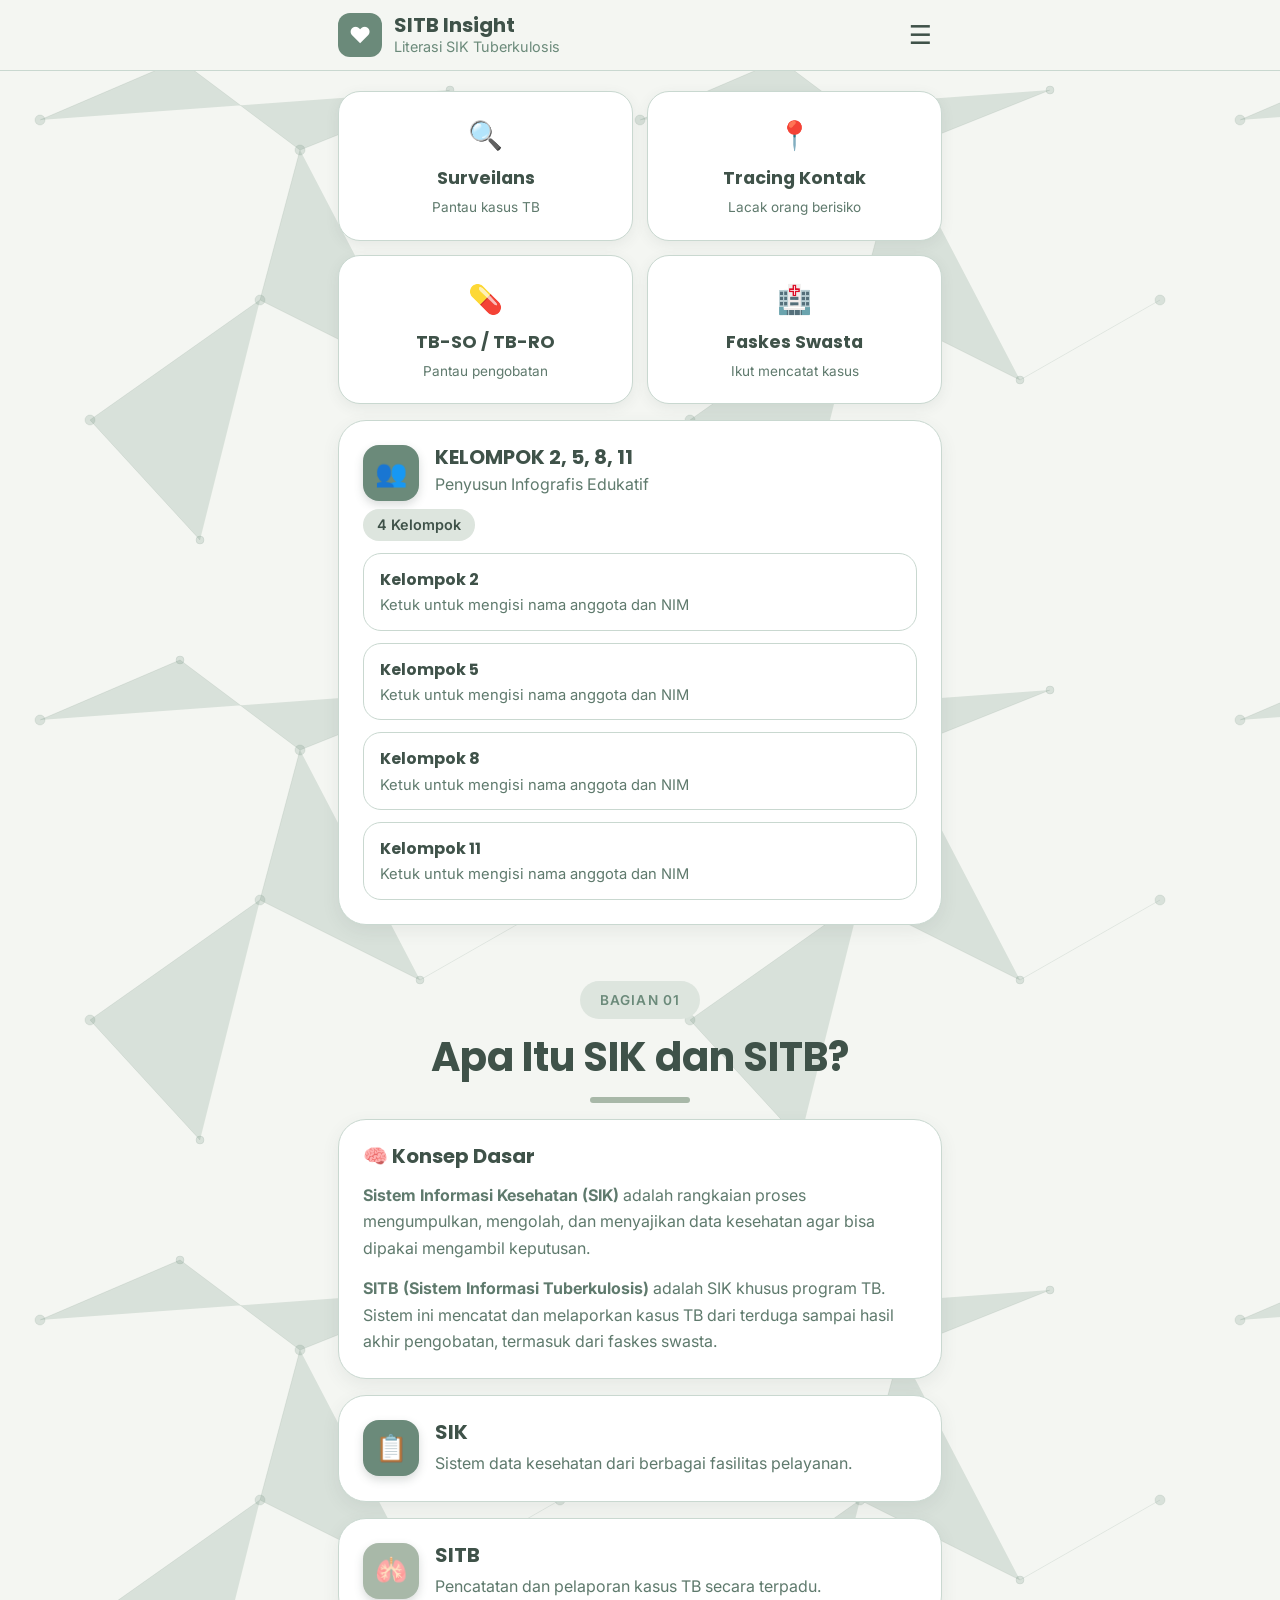
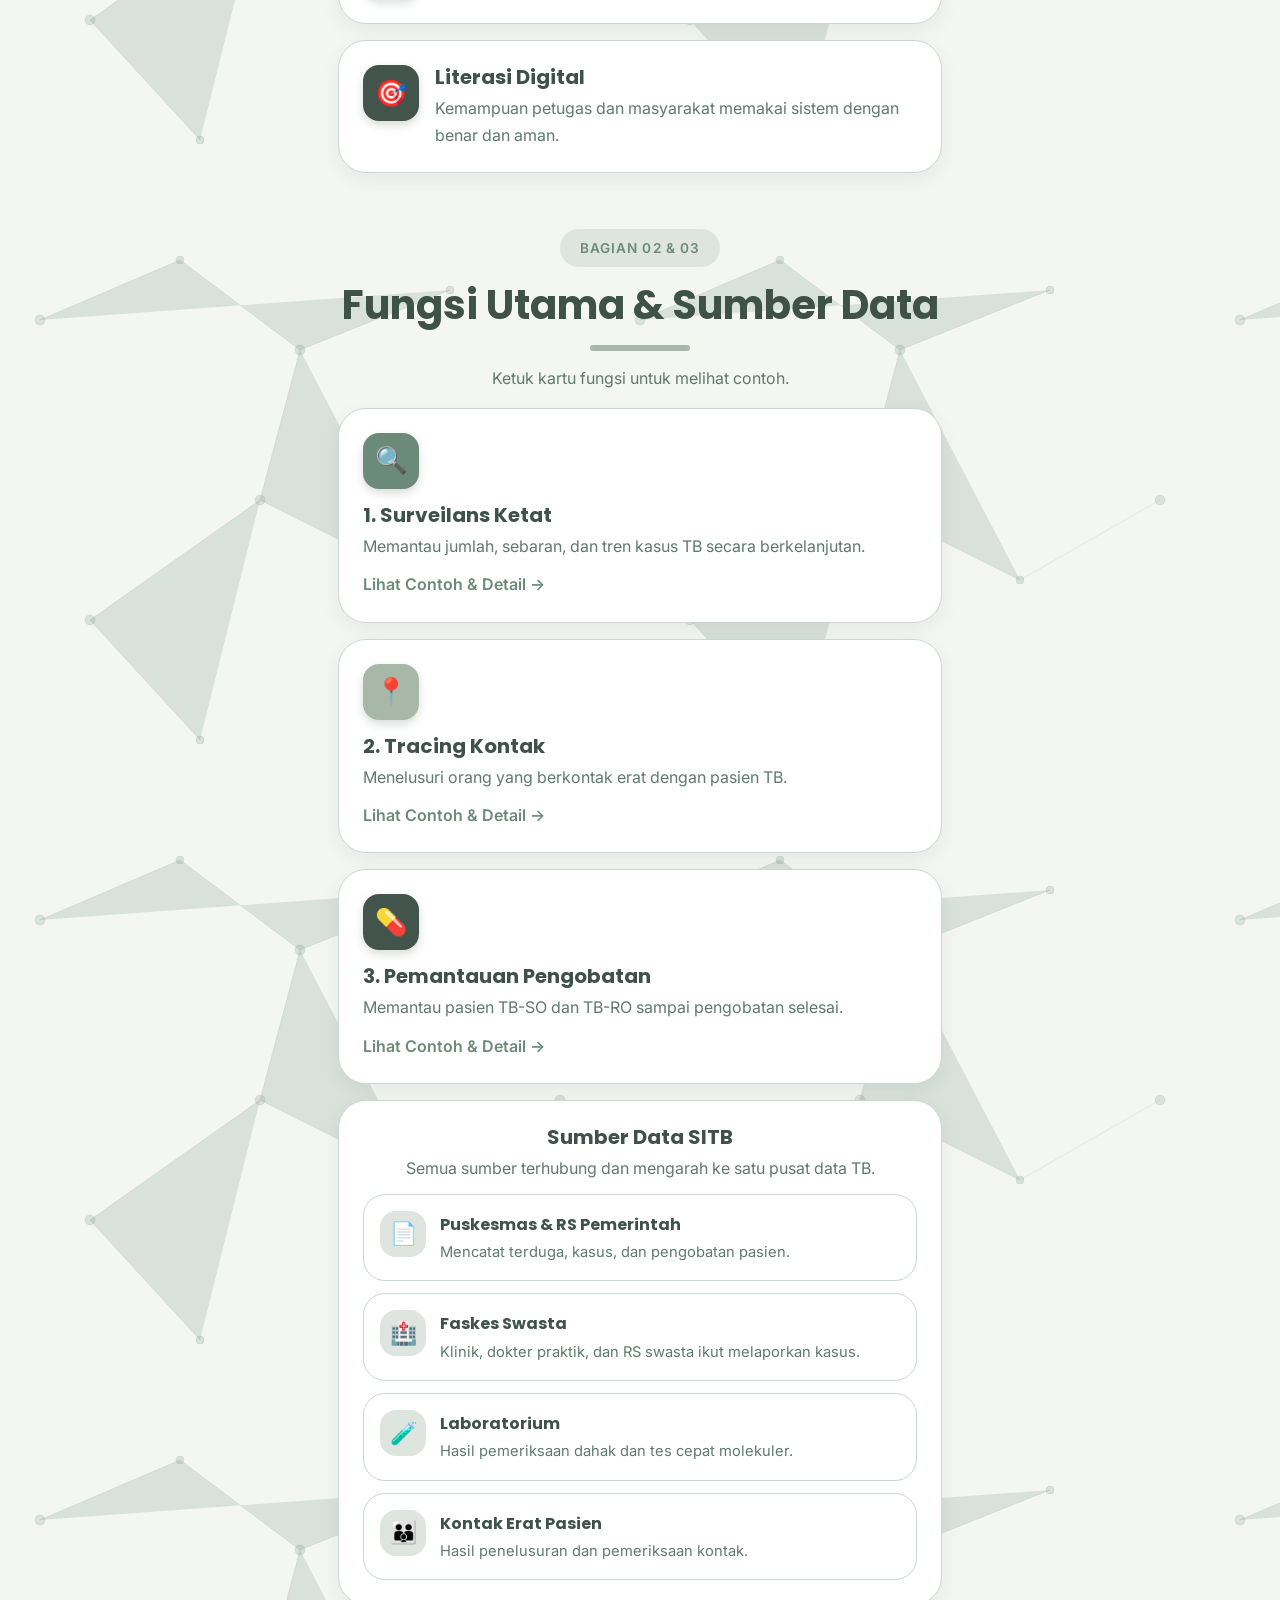
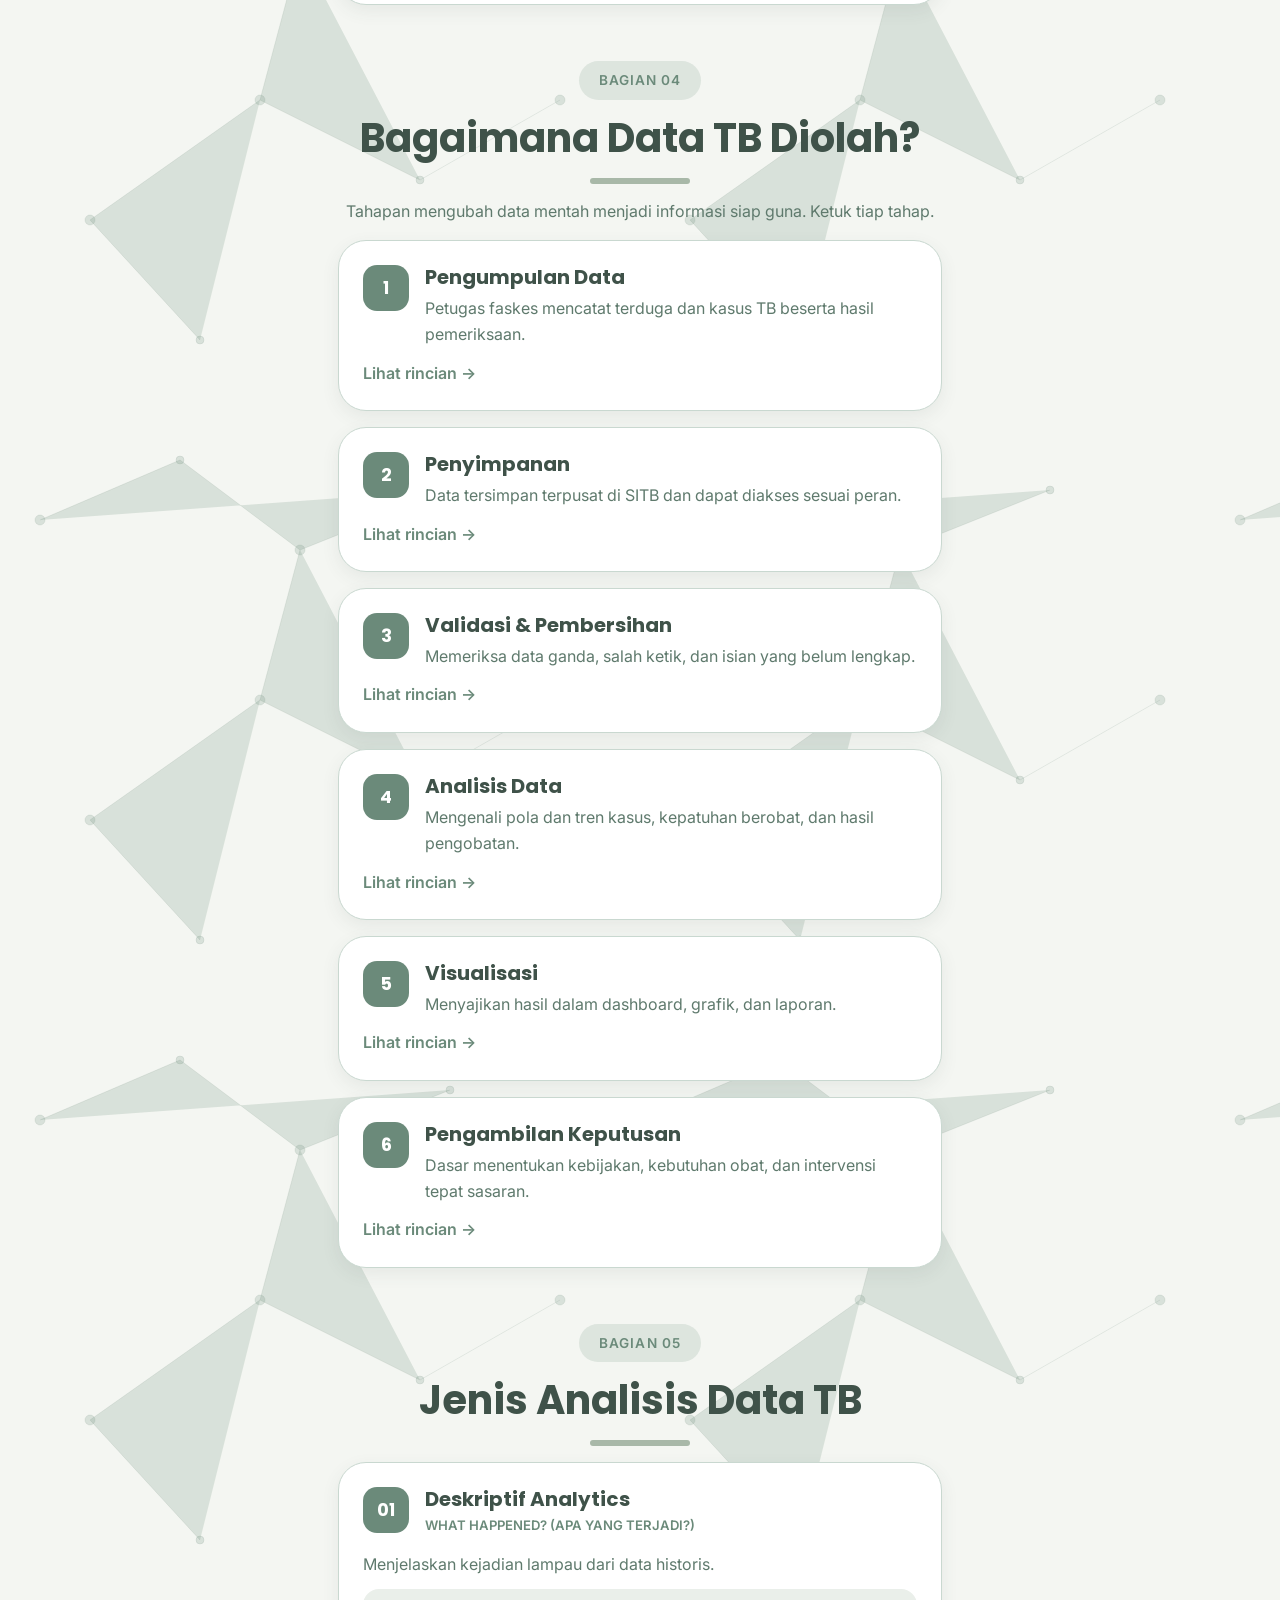
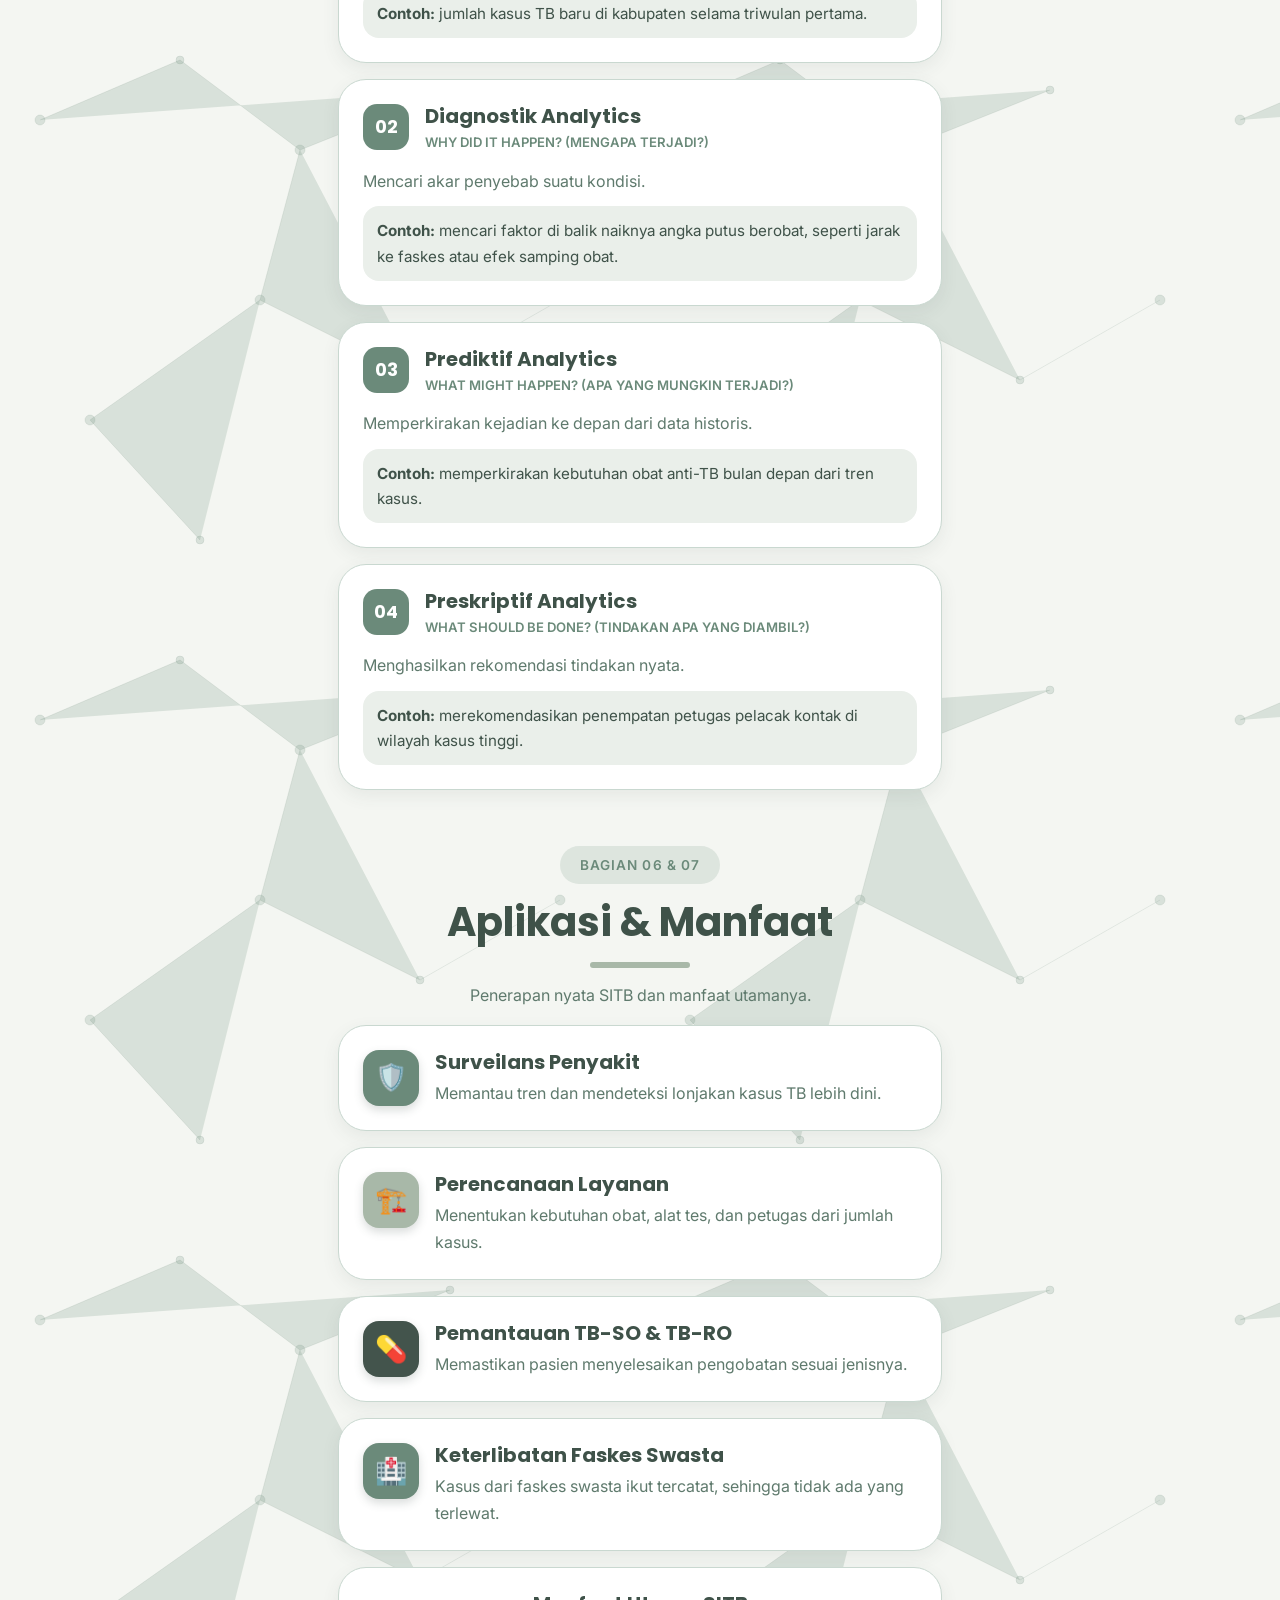
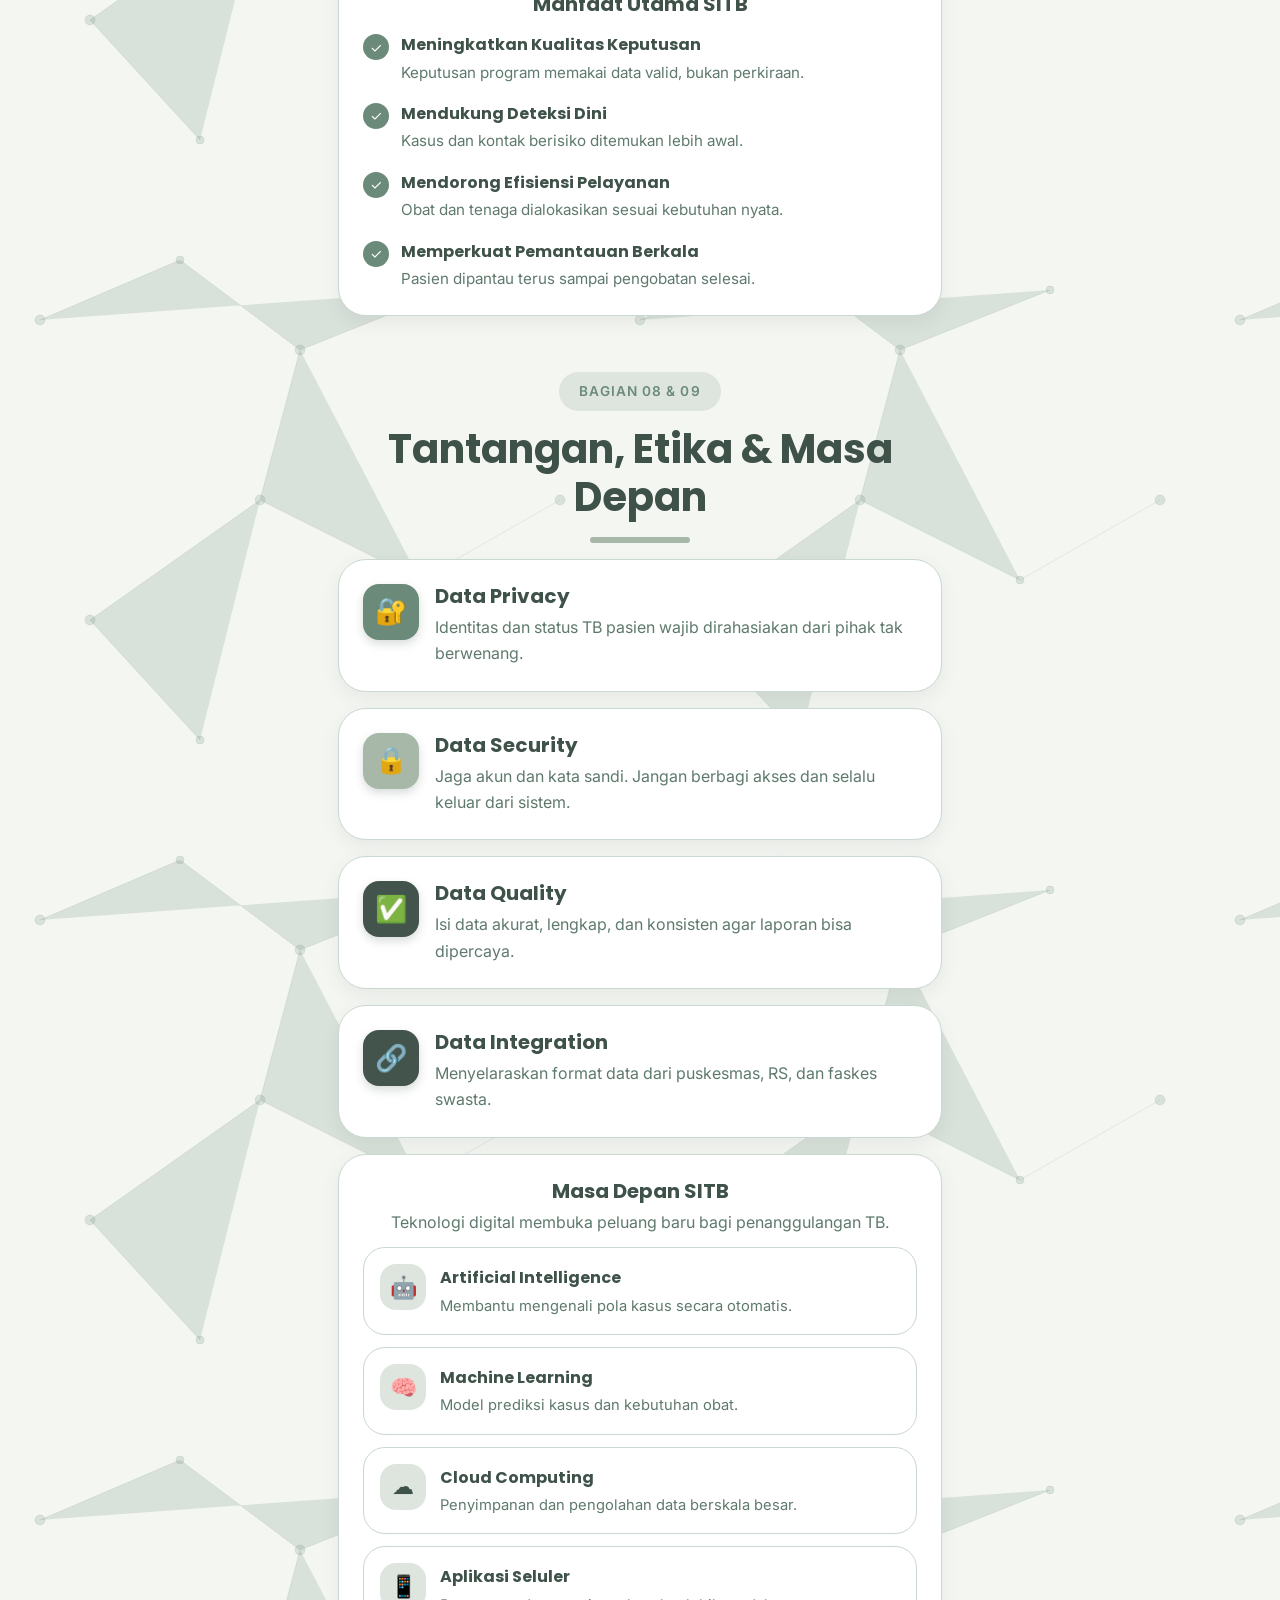
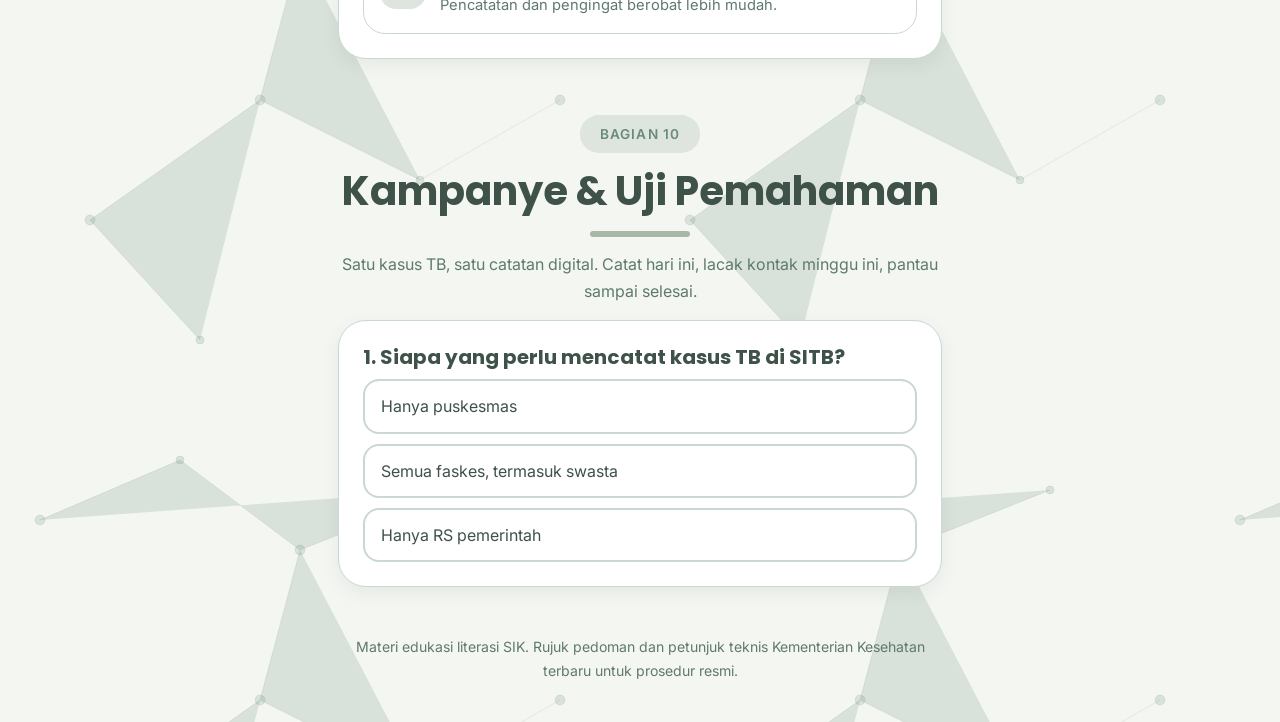
<file: SITB Edu_ Literasi SIK Tuberkulosis (1).html>
<!DOCTYPE html>
<html lang="id">

<head>
    <meta charset="utf-8">
    <meta name="viewport" content="width=device-width, initial-scale=1, viewport-fit=cover">
    <title>SITB Insight: Literasi SIK Tuberkulosis</title>
    <link
        href="https://fonts.googleapis.com/css2?family=Poppins:wght@600;700&family=Inter:wght@400;500;600&display=swap"
        rel="stylesheet">
    <style>
        :root {
            --bg: #F4F6F2;
            --surf: #fff;
            --ink: #3F5249;
            --mute: #5F7A6D;
            --acc: #6B8A7A;
            --acc2: #A8B8A8;
            --dark: #43544C;
            --line: #C9D8D0;
            --pill: #DDE5DE;
            --soft: #EAEFEA;
            --on: #fff;
            box-sizing: border-box;
            padding-top: env(safe-area-inset-top, 0px);
            padding-bottom: env(safe-area-inset-bottom, 0px)
        }

        @media (prefers-color-scheme:dark) {
            :root:not([data-theme="light"]) {
                --bg: #121A17;
                --surf: #1B2723;
                --ink: #E3ECE7;
                --mute: #A5BBB0;
                --acc: #7FA08E;
                --acc2: #4F6B5E;
                --dark: #2E4038;
                --line: #2F4439;
                --pill: #26372F;
                --soft: #22312A;
                --on: #fff;
                color-scheme: dark
            }
        }

        :root[data-theme="dark"] {
            --bg: #121A17;
            --surf: #1B2723;
            --ink: #E3ECE7;
            --mute: #A5BBB0;
            --acc: #7FA08E;
            --acc2: #4F6B5E;
            --dark: #2E4038;
            --line: #2F4439;
            --pill: #26372F;
            --soft: #22312A;
            --on: #fff;
            color-scheme: dark
        }

        * {
            box-sizing: border-box
        }

        html {
            scroll-padding-top: calc(88px + env(safe-area-inset-top, 0px));
            scroll-behavior: smooth
        }

        body {
            margin: 0;
            background: var(--bg);
            color: var(--ink);
            font: 400 16px/1.65 Inter, system-ui, sans-serif;
            background-image: url("data:image/svg+xml,%3Csvg xmlns='http://www.w3.org/2000/svg' width='600' height='600'%3E%3Cg stroke='%236B8A7A' stroke-opacity='.14' fill='%236B8A7A' fill-opacity='.2'%3E%3Cpath d='M40 120L180 60L300 150L450 90M300 150L260 300L420 380M260 300L90 420L200 540M420 380L560 300'/%3E%3Ccircle cx='40' cy='120' r='5'/%3E%3Ccircle cx='180' cy='60' r='4'/%3E%3Ccircle cx='300' cy='150' r='5'/%3E%3Ccircle cx='450' cy='90' r='4'/%3E%3Ccircle cx='260' cy='300' r='5'/%3E%3Ccircle cx='420' cy='380' r='4'/%3E%3Ccircle cx='90' cy='420' r='5'/%3E%3Ccircle cx='200' cy='540' r='4'/%3E%3Ccircle cx='560' cy='300' r='5'/%3E%3C/g%3E%3C/svg%3E")
        }

        body::before {
            content: "";
            position: fixed;
            inset: 0 0 auto;
            height: env(safe-area-inset-top, 0px);
            background: var(--bg);
            z-index: 30
        }

        h1,
        h2,
        h3,
        .brand b {
            font-family: Poppins, system-ui, sans-serif;
            line-height: 1.2;
            margin: 0
        }

        header {
            position: sticky;
            top: env(safe-area-inset-top, 0px);
            z-index: 20;
            background: var(--bg);
            border-bottom: 1px solid var(--line)
        }

        .bar {
            max-width: 640px;
            margin: 0 auto;
            padding: 12px 18px;
            display: flex;
            align-items: center;
            gap: 12px
        }

        .logo {
            width: 44px;
            height: 44px;
            border-radius: 12px;
            background: var(--acc);
            display: grid;
            place-items: center;
            color: #fff;
            font-size: 22px
        }

        .brand {
            flex: 1;
            line-height: 1.2
        }

        .brand b {
            font-size: 1.25rem;
            display: block
        }

        .brand span {
            color: var(--acc);
            font-size: .9rem
        }

        .mb {
            all: unset;
            cursor: pointer;
            padding: 10px;
            font-size: 26px;
            line-height: 1
        }

        .mb:focus-visible,
        .go:focus-visible,
        .opt:focus-visible,
        nav a:focus-visible {
            outline: 3px solid var(--acc);
            outline-offset: 2px
        }

        nav {
            display: none;
            max-width: 640px;
            margin: 0 auto;
            padding: 0 18px 14px
        }

        nav.open {
            display: block
        }

        nav a {
            display: block;
            padding: 9px 12px;
            border-radius: 10px;
            color: var(--ink);
            text-decoration: none;
            font-weight: 500
        }

        nav a:hover {
            background: var(--pill)
        }

        main {
            max-width: 640px;
            margin: 0 auto;
            padding: 20px 18px 40px
        }

        .g2 {
            display: grid;
            grid-template-columns: 1fr 1fr;
            gap: 14px
        }

        .mini {
            background: var(--surf);
            border: 1px solid var(--line);
            border-radius: 22px;
            padding: 20px 10px;
            text-align: center;
            box-shadow: 0 4px 14px rgba(63, 82, 73, .08)
        }

        .mini i {
            font-style: normal;
            font-size: 28px;
            display: block
        }

        .mini b {
            font-family: Poppins, sans-serif;
            font-size: 1.1rem;
            display: block;
            margin-top: 6px
        }

        .mini span {
            font-size: .85rem;
            color: var(--mute)
        }

        .card {
            background: var(--surf);
            border: 1px solid var(--line);
            border-radius: 28px;
            padding: 24px;
            margin-top: 16px;
            box-shadow: 0 6px 18px rgba(63, 82, 73, .08)
        }

        .sec {
            text-align: center;
            margin-top: 56px
        }

        .pill {
            display: inline-block;
            background: var(--pill);
            color: var(--acc);
            font-weight: 600;
            letter-spacing: .08em;
            border-radius: 999px;
            padding: 8px 20px;
            font-size: .85rem
        }

        .sec h2 {
            font-size: clamp(1.9rem, 8vw, 2.5rem);
            margin: 14px 0 0;
            font-weight: 700
        }

        .sec h2::after {
            content: "";
            display: block;
            width: 100px;
            height: 6px;
            border-radius: 3px;
            background: var(--acc2);
            margin: 16px auto 0
        }

        .sec p {
            color: var(--mute);
            margin: 14px 0 0
        }

        .row {
            display: flex;
            gap: 16px;
            align-items: flex-start
        }

        .ic {
            flex: none;
            width: 56px;
            height: 56px;
            border-radius: 16px;
            background: var(--acc);
            display: grid;
            place-items: center;
            font-size: 26px;
            box-shadow: 0 4px 10px rgba(63, 82, 73, .2)
        }

        .ic.b {
            background: var(--acc2)
        }

        .ic.c {
            background: var(--dark)
        }

        .card h3 {
            font-size: 1.25rem;
            font-weight: 700
        }

        .card p {
            margin: 6px 0 0;
            color: var(--mute)
        }

        .go {
            all: unset;
            cursor: pointer;
            color: var(--acc);
            font-weight: 600;
            margin-top: 12px;
            display: inline-block
        }

        .det {
            display: none;
            background: var(--soft);
            border-radius: 16px;
            padding: 12px 14px;
            margin-top: 12px;
            font-size: .95rem
        }

        .open>.det {
            display: block
        }

        .src {
            border: 1px solid var(--line);
            border-radius: 22px;
            padding: 16px;
            margin-top: 12px;
            display: flex;
            gap: 14px;
            align-items: flex-start
        }

        .src .ic {
            width: 46px;
            height: 46px;
            background: var(--pill);
            font-size: 22px;
            box-shadow: none
        }

        .src b {
            font-family: Poppins, sans-serif
        }

        .src p {
            margin: 2px 0 0;
            font-size: .92rem
        }

        .num {
            flex: none;
            width: 46px;
            height: 46px;
            border-radius: 14px;
            background: var(--acc);
            color: #fff;
            font: 700 1.1rem Poppins, sans-serif;
            display: grid;
            place-items: center
        }

        .q {
            color: var(--acc);
            font-weight: 600;
            font-size: .82rem;
            text-transform: uppercase;
            margin-top: 4px
        }

        .ok {
            display: flex;
            gap: 12px;
            margin-top: 16px
        }

        .ok i {
            flex: none;
            width: 26px;
            height: 26px;
            border-radius: 50%;
            background: var(--acc);
            color: #fff;
            font-style: normal;
            display: grid;
            place-items: center;
            font-size: 14px;
            margin-top: 2px
        }

        .ok b {
            font-family: Poppins, sans-serif;
            display: block
        }

        .ok span {
            color: var(--mute);
            font-size: .95rem
        }

        .grp {
            border: 1px solid var(--line);
            border-radius: 18px;
            padding: 12px 16px;
            margin-top: 12px
        }

        .grp b {
            font-family: Poppins, sans-serif
        }

        .grp div {
            color: var(--mute);
            font-size: .92rem;
            outline: 0
        }

        .chip {
            display: inline-block;
            background: var(--pill);
            border-radius: 999px;
            padding: 4px 14px;
            font-weight: 600;
            font-size: .9rem;
            margin-top: 8px
        }

        .opt {
            all: unset;
            box-sizing: border-box;
            display: block;
            width: 100%;
            padding: 12px 16px;
            margin-top: 10px;
            border: 2px solid var(--line);
            border-radius: 16px;
            cursor: pointer;
            background: var(--surf)
        }

        .opt.y {
            border-color: #2E8B57;
            background: rgba(46, 139, 87, .15)
        }

        .opt.n {
            border-color: #C25A4F;
            background: rgba(194, 90, 79, .14)
        }

        .fb {
            color: var(--mute);
            font-size: .92rem;
            margin-top: 10px
        }

        footer {
            text-align: center;
            color: var(--mute);
            font-size: .88rem;
            margin-top: 48px
        }

        @media (prefers-reduced-motion:reduce) {
            html {
                scroll-behavior: auto
            }
        }
    </style>
</head>

<body>
    <header>
        <div class="bar">
            <div class="logo">&#9829;</div>
            <div class="brand"><b>SITB Insight</b><span>Literasi SIK Tuberkulosis</span></div><button class="mb" id="mb"
                aria-label="Buka menu" aria-expanded="false">&#9776;</button>
        </div>
        <nav id="nav"></nav>
    </header>
    <main>
        <div class="g2" id="hero"></div>
        <div class="card" id="grp"></div>
        <div id="app"></div>
        <footer>Materi edukasi literasi SIK. Rujuk pedoman dan petunjuk teknis Kementerian Kesehatan terbaru untuk
            prosedur resmi.</footer>
    </main>
    <script>
        var $ = function (i) { return document.getElementById(i) };
        var HERO = [["🔍", "Surveilans", "Pantau kasus TB"], ["📍", "Tracing Kontak", "Lacak orang berisiko"], ["💊", "TB-SO / TB-RO", "Pantau pengobatan"], ["🏥", "Faskes Swasta", "Ikut mencatat kasus"]];
        $("hero").innerHTML = HERO.map(function (h) { return '<div class="mini"><i>' + h[0] + '</i><b>' + h[1] + '</b><span>' + h[2] + '</span></div>' }).join("");
        $("grp").innerHTML = '<div class="row"><div class="ic">👥</div><div><h3>KELOMPOK 2, 5, 8, 11</h3><p style="margin:2px 0 0">Penyusun Infografis Edukatif</p></div></div><span class="chip">4 Kelompok</span>' + [2, 5, 8, 11].map(function (k) { return '<div class="grp"><b>Kelompok ' + k + '</b><div contenteditable="true" spellcheck="false">Ketuk untuk mengisi nama anggota dan NIM</div></div>' }).join("");

        var NAV = [["b1", "Konsep Dasar"], ["b2", "Fungsi & Sumber Data"], ["b4", "Alur Kerja"], ["b5", "Jenis Analisis"], ["b6", "Aplikasi & Manfaat"], ["b8", "Tantangan & Masa Depan"], ["b10", "Kampanye & Kuis"]];
        $("nav").innerHTML = NAV.map(function (n) { return '<a href="#' + n[0] + '">' + n[1] + '</a>' }).join("");
        $("mb").onclick = function () { var o = $("nav").classList.toggle("open"); this.setAttribute("aria-expanded", o) };
        $("nav").onclick = function () { this.classList.remove("open"); $("mb").setAttribute("aria-expanded", "false") };

        function sec(id, pill, t, sub) { return '<section id="' + id + '" class="sec"><span class="pill">' + pill + '</span><h2>' + t + '</h2>' + (sub ? '<p>' + sub + '</p>' : '') + '</section>' }
        function ic3(i, c, t, d) { return '<div class="card"><div class="row"><div class="ic ' + c + '">' + i + '</div><div><h3>' + t + '</h3><p>' + d + '</p></div></div></div>' }
        var h = "";
        h += sec("b1", "BAGIAN 01", "Apa Itu SIK dan SITB?");
        h += '<div class="card"><h3>🧠 Konsep Dasar</h3><p style="margin-top:14px"><b>Sistem Informasi Kesehatan (SIK)</b> adalah rangkaian proses mengumpulkan, mengolah, dan menyajikan data kesehatan agar bisa dipakai mengambil keputusan.</p><p style="margin-top:14px"><b>SITB (Sistem Informasi Tuberkulosis)</b> adalah SIK khusus program TB. Sistem ini mencatat dan melaporkan kasus TB dari terduga sampai hasil akhir pengobatan, termasuk dari faskes swasta.</p></div>';
        h += ic3("📋", "", "SIK", "Sistem data kesehatan dari berbagai fasilitas pelayanan.");
        h += ic3("🫁", "b", "SITB", "Pencatatan dan pelaporan kasus TB secara terpadu.");
        h += ic3("🎯", "c", "Literasi Digital", "Kemampuan petugas dan masyarakat memakai sistem dengan benar dan aman.");

        h += sec("b2", "BAGIAN 02 & 03", "Fungsi Utama & Sumber Data", "Ketuk kartu fungsi untuk melihat contoh.");
        var F = [["1. Surveilans Ketat", "Memantau jumlah, sebaran, dan tren kasus TB secara berkelanjutan.", "Contoh: puskesmas melihat kasus naik di satu kecamatan, lalu menambah penyuluhan dan skrining.", "🔍", ""],
        ["2. Tracing Kontak", "Menelusuri orang yang berkontak erat dengan pasien TB.", "Contoh: anggota serumah pasien dicatat dan diperiksa. Yang bergejala segera dirujuk.", "📍", "b"],
        ["3. Pemantauan Pengobatan", "Memantau pasien TB-SO dan TB-RO sampai pengobatan selesai.", "Contoh: pasien yang terlambat ambil obat terlihat di sistem, sehingga petugas segera menghubunginya.", "💊", "c"]];
        F.forEach(function (f) { h += '<div class="card tg"><div class="ic ' + f[4] + '">' + f[3] + '</div><h3 style="margin-top:14px">' + f[0] + '</h3><p>' + f[1] + '</p><button class="go">Lihat Contoh & Detail →</button><div class="det">' + f[2] + '</div></div>' });
        h += '<div class="card" style="text-align:center"><h3>Sumber Data SITB</h3><p>Semua sumber terhubung dan mengarah ke satu pusat data TB.</p>';
        [["📄", "Puskesmas & RS Pemerintah", "Mencatat terduga, kasus, dan pengobatan pasien."], ["🏥", "Faskes Swasta", "Klinik, dokter praktik, dan RS swasta ikut melaporkan kasus."], ["🧪", "Laboratorium", "Hasil pemeriksaan dahak dan tes cepat molekuler."], ["👪", "Kontak Erat Pasien", "Hasil penelusuran dan pemeriksaan kontak."]].forEach(function (s) { h += '<div class="src" style="text-align:left"><div class="ic">' + s[0] + '</div><div><b>' + s[1] + '</b><p>' + s[2] + '</p></div></div>' });
        h += '</div>';

        h += sec("b4", "BAGIAN 04", "Bagaimana Data TB Diolah?", "Tahapan mengubah data mentah menjadi informasi siap guna. Ketuk tiap tahap.");
        [["Pengumpulan Data", "Petugas faskes mencatat terduga dan kasus TB beserta hasil pemeriksaan.", "Pastikan identitas dan klasifikasi kasus terisi lengkap."],
        ["Penyimpanan", "Data tersimpan terpusat di SITB dan dapat diakses sesuai peran.", "Hanya petugas berwenang yang boleh membuka data pasien."],
        ["Validasi & Pembersihan", "Memeriksa data ganda, salah ketik, dan isian yang belum lengkap.", "Cek data pasien yang sudah ada sebelum membuat catatan baru."],
        ["Analisis Data", "Mengenali pola dan tren kasus, kepatuhan berobat, dan hasil pengobatan.", "Contoh: wilayah dengan banyak pasien putus berobat."],
        ["Visualisasi", "Menyajikan hasil dalam dashboard, grafik, dan laporan.", "Dipakai dinas kesehatan dan puskesmas untuk memantau capaian."],
        ["Pengambilan Keputusan", "Dasar menentukan kebijakan, kebutuhan obat, dan intervensi tepat sasaran.", "Contoh: menambah petugas pelacak kontak di wilayah rawan."]].forEach(function (s, i) { h += '<div class="card tg"><div class="row"><div class="num">' + (i + 1) + '</div><div><h3>' + s[0] + '</h3><p>' + s[1] + '</p></div></div><button class="go">Lihat rincian →</button><div class="det">' + s[2] + '</div></div>' });

        h += sec("b5", "BAGIAN 05", "Jenis Analisis Data TB");
        [["01", "Deskriptif", "What happened? (Apa yang terjadi?)", "Menjelaskan kejadian lampau dari data historis.", "Contoh: jumlah kasus TB baru di kabupaten selama triwulan pertama."],
        ["02", "Diagnostik", "Why did it happen? (Mengapa terjadi?)", "Mencari akar penyebab suatu kondisi.", "Contoh: mencari faktor di balik naiknya angka putus berobat, seperti jarak ke faskes atau efek samping obat."],
        ["03", "Prediktif", "What might happen? (Apa yang mungkin terjadi?)", "Memperkirakan kejadian ke depan dari data historis.", "Contoh: memperkirakan kebutuhan obat anti-TB bulan depan dari tren kasus."],
        ["04", "Preskriptif", "What should be done? (Tindakan apa yang diambil?)", "Menghasilkan rekomendasi tindakan nyata.", "Contoh: merekomendasikan penempatan petugas pelacak kontak di wilayah kasus tinggi."]].forEach(function (t) { h += '<div class="card"><div class="row"><div class="num">' + t[0] + '</div><div><h3>' + t[1] + ' Analytics</h3><div class="q">' + t[2] + '</div></div></div><p style="margin-top:14px">' + t[3] + '</p><div class="det" style="display:block"><b>' + t[4].split(":")[0] + ':</b>' + t[4].slice(t[4].indexOf(":") + 1) + '</div></div>' });

        h += sec("b6", "BAGIAN 06 & 07", "Aplikasi & Manfaat", "Penerapan nyata SITB dan manfaat utamanya.");
        h += ic3("🛡️", "", "Surveilans Penyakit", "Memantau tren dan mendeteksi lonjakan kasus TB lebih dini.");
        h += ic3("🏗️", "b", "Perencanaan Layanan", "Menentukan kebutuhan obat, alat tes, dan petugas dari jumlah kasus.");
        h += ic3("💊", "c", "Pemantauan TB-SO & TB-RO", "Memastikan pasien menyelesaikan pengobatan sesuai jenisnya.");
        h += ic3("🏥", "", "Keterlibatan Faskes Swasta", "Kasus dari faskes swasta ikut tercatat, sehingga tidak ada yang terlewat.");
        h += '<div class="card"><h3 style="text-align:center">Manfaat Utama SITB</h3>';
        [["Meningkatkan Kualitas Keputusan", "Keputusan program memakai data valid, bukan perkiraan."], ["Mendukung Deteksi Dini", "Kasus dan kontak berisiko ditemukan lebih awal."], ["Mendorong Efisiensi Pelayanan", "Obat dan tenaga dialokasikan sesuai kebutuhan nyata."], ["Memperkuat Pemantauan Berkala", "Pasien dipantau terus sampai pengobatan selesai."]].forEach(function (m) { h += '<div class="ok"><i>✓</i><div><b>' + m[0] + '</b><span>' + m[1] + '</span></div></div>' });
        h += '</div>';

        h += sec("b8", "BAGIAN 08 & 09", "Tantangan, Etika & Masa Depan");
        h += ic3("🔐", "", "Data Privacy", "Identitas dan status TB pasien wajib dirahasiakan dari pihak tak berwenang.");
        h += ic3("🔒", "b", "Data Security", "Jaga akun dan kata sandi. Jangan berbagi akses dan selalu keluar dari sistem.");
        h += ic3("✅", "c", "Data Quality", "Isi data akurat, lengkap, dan konsisten agar laporan bisa dipercaya.");
        h += ic3("🔗", "c", "Data Integration", "Menyelaraskan format data dari puskesmas, RS, dan faskes swasta.");
        h += '<div class="card" style="text-align:center"><h3>Masa Depan SITB</h3><p>Teknologi digital membuka peluang baru bagi penanggulangan TB.</p>';
        [["🤖", "Artificial Intelligence", "Membantu mengenali pola kasus secara otomatis."], ["🧠", "Machine Learning", "Model prediksi kasus dan kebutuhan obat."], ["☁️", "Cloud Computing", "Penyimpanan dan pengolahan data berskala besar."], ["📱", "Aplikasi Seluler", "Pencatatan dan pengingat berobat lebih mudah."]].forEach(function (s) { h += '<div class="src" style="text-align:left"><div class="ic">' + s[0] + '</div><div><b>' + s[1] + '</b><p>' + s[2] + '</p></div></div>' });
        h += '</div>';

        h += sec("b10", "BAGIAN 10", "Kampanye & Uji Pemahaman", "Satu kasus TB, satu catatan digital. Catat hari ini, lacak kontak minggu ini, pantau sampai selesai.");
        h += '<div class="card" id="quiz"></div>';
        $("app").innerHTML = h;
        document.querySelectorAll(".tg").forEach(function (c) { var b = c.querySelector(".go"); b.onclick = function () { var o = c.classList.toggle("open"); b.setAttribute("aria-expanded", o) } });

        var Q = [["Siapa yang perlu mencatat kasus TB di SITB?", ["Hanya puskesmas", "Semua faskes, termasuk swasta", "Hanya RS pemerintah"], 1, "Faskes swasta juga mencatat agar tidak ada kasus yang terlewat."],
        ["TB-RO berarti kuman TB...", ["Sensitif terhadap semua obat", "Resistan terhadap obat anti-TB", "Hanya menyerang anak"], 1, "RO = resistan obat, perlu pemantauan lebih ketat."],
        ["Apa gunanya tracing kontak?", ["Menemukan orang yang mungkin tertular lebih dini", "Menghapus data pasien", "Mengganti pengobatan"], 0, "Kontak erat yang ditemukan dini bisa segera diperiksa."],
        ["Mana yang termasuk menjaga keamanan data?", ["Berbagi kata sandi dengan rekan", "Tidak membagikan akses akun", "Membiarkan akun tetap terbuka"], 1, "Akun bersifat pribadi dan data pasien wajib dirahasiakan."]];
        var qi = 0, sc = 0, qz = $("quiz");
        function show() {
            if (qi >= Q.length) { qz.innerHTML = '<h3>Skor kamu: ' + sc + ' dari ' + Q.length + '</h3><button class="opt" id="rs">Ulangi kuis</button>'; $("rs").onclick = function () { qi = 0; sc = 0; show() }; return }
            var q = Q[qi]; qz.innerHTML = '<h3>' + (qi + 1) + '. ' + q[0] + '</h3>';
            q[1].forEach(function (o, i) {
                var b = document.createElement("button"); b.className = "opt"; b.textContent = o; b.onclick = function () {
                    qz.querySelectorAll(".opt").forEach(function (x, j) { x.disabled = true; if (j === q[2]) x.classList.add("y") });
                    if (i === q[2]) sc++; else b.classList.add("n");
                    var f = document.createElement("p"); f.className = "fb"; f.textContent = q[3]; qz.appendChild(f);
                    var n = document.createElement("button"); n.className = "opt"; n.textContent = "Lanjut"; n.onclick = function () { qi++; show() }; qz.appendChild(n)
                }; qz.appendChild(b)
            })
        }
        show();
    </script>
</body>

</html>
</file>
